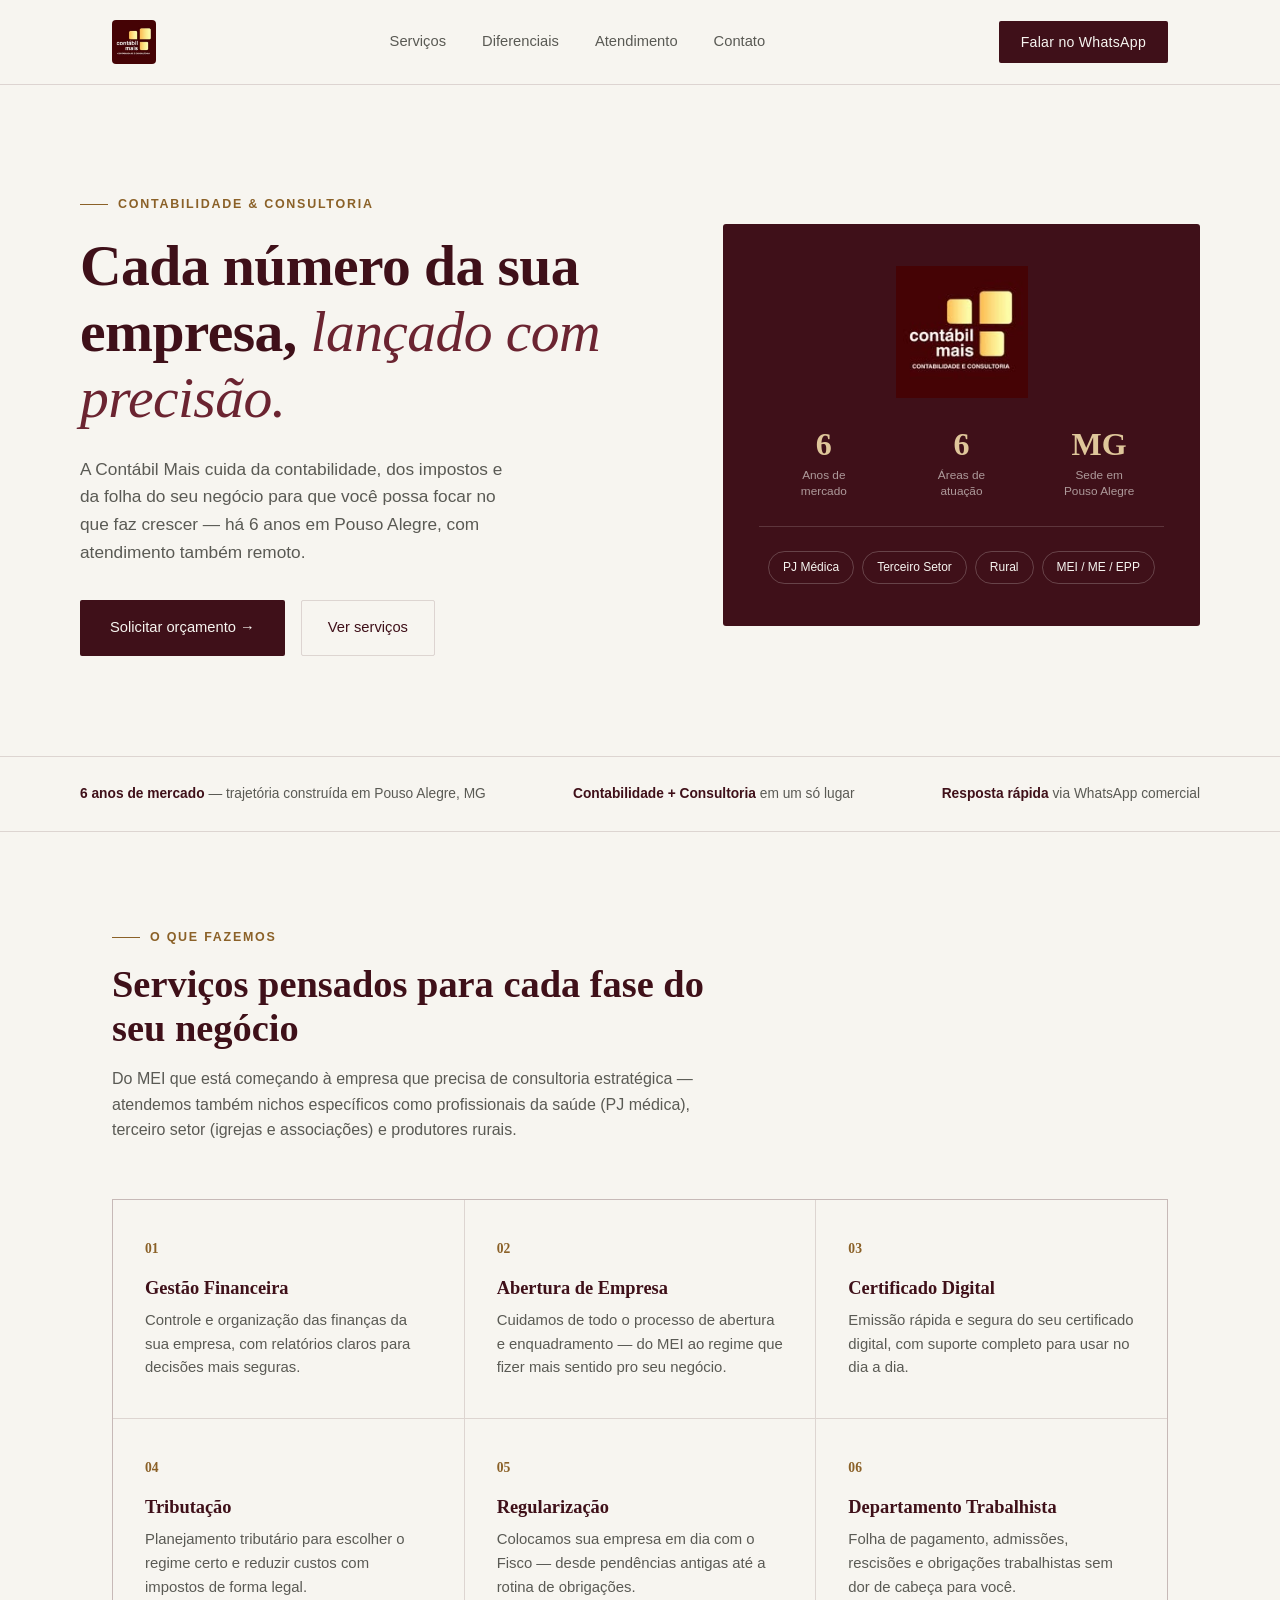
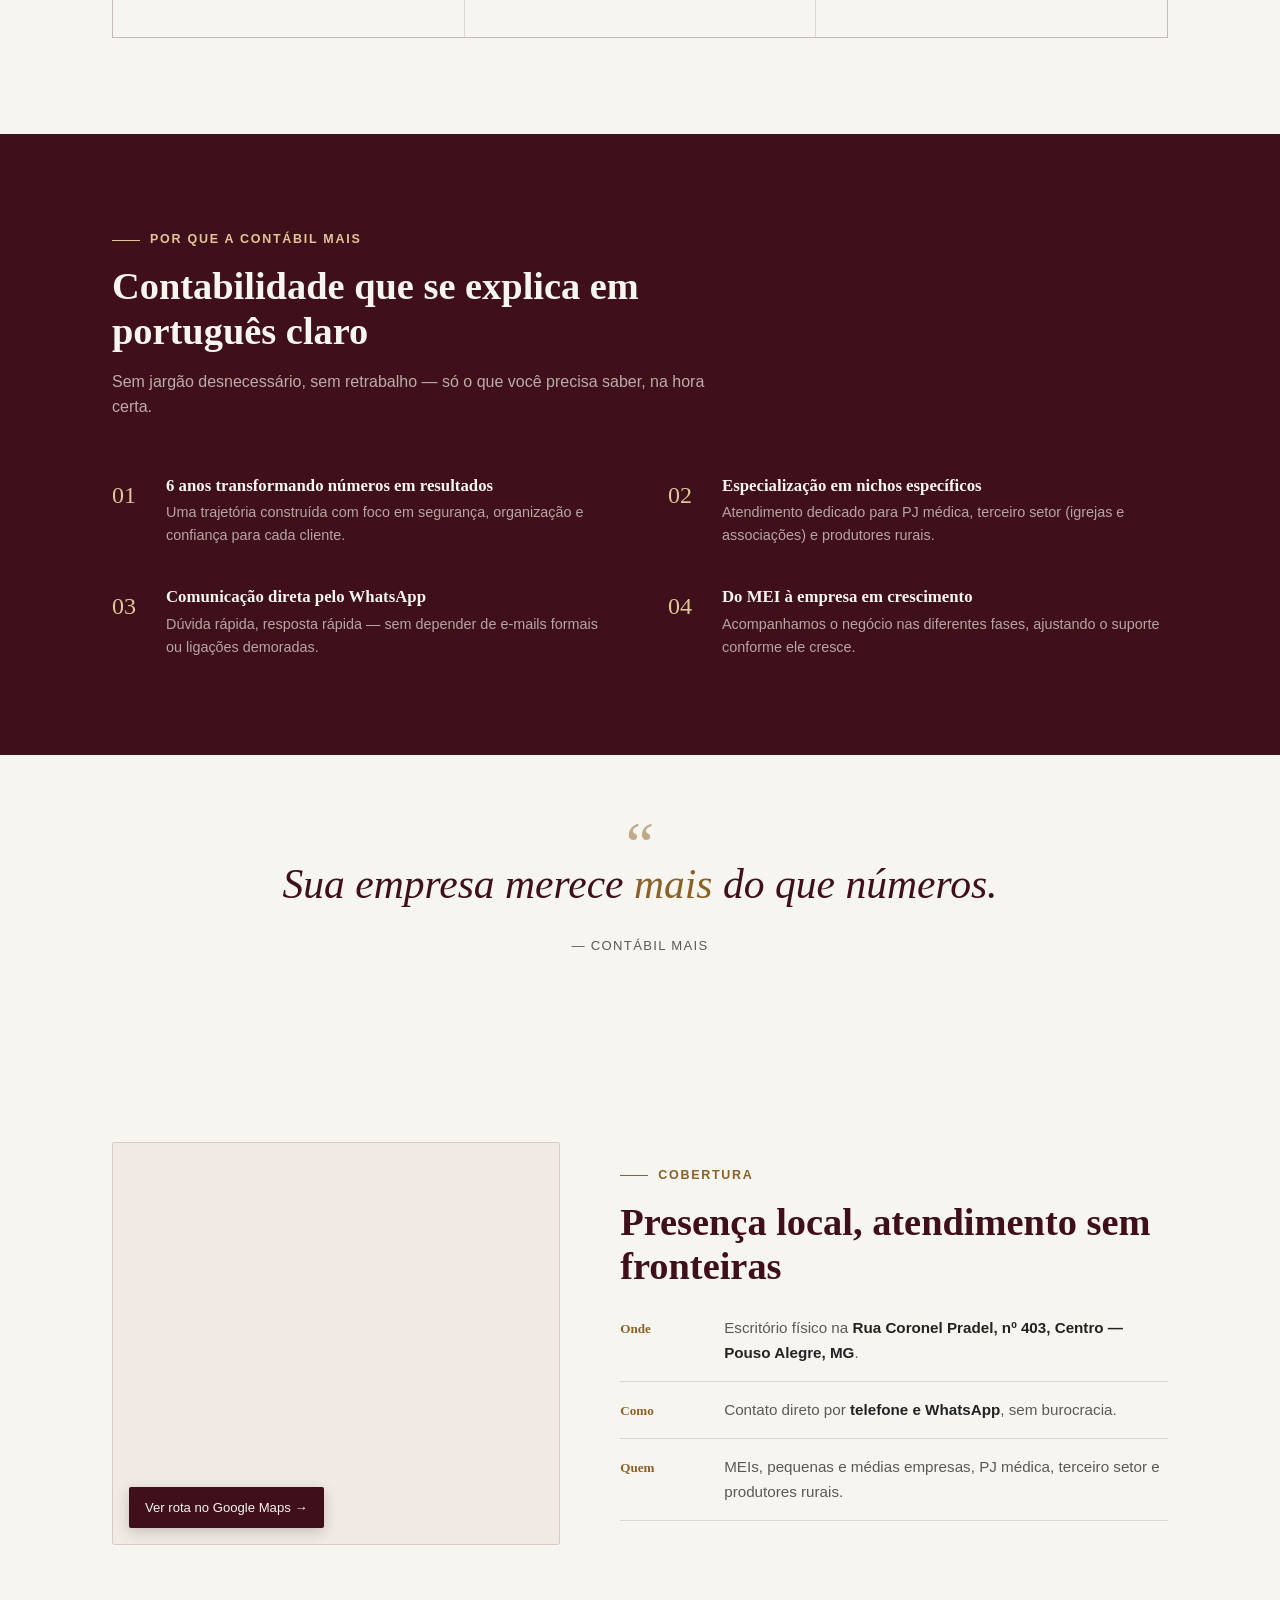
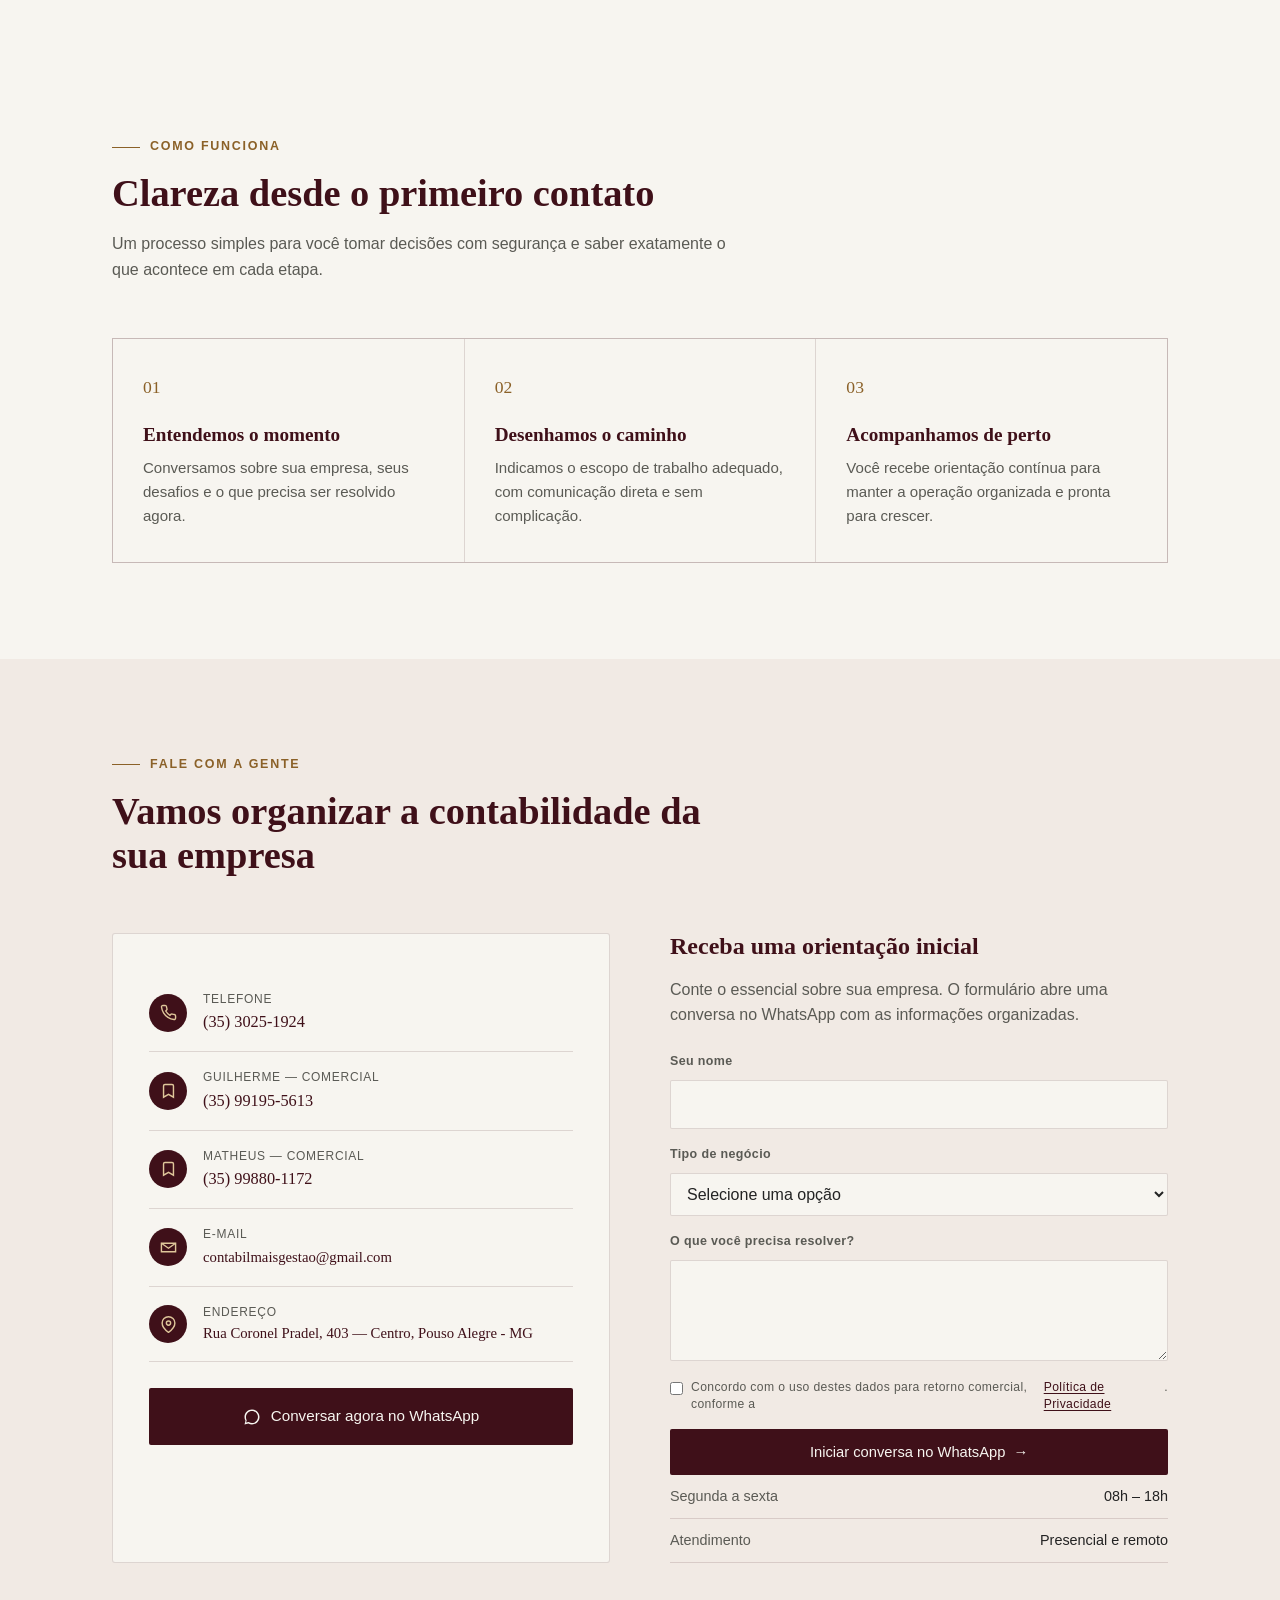
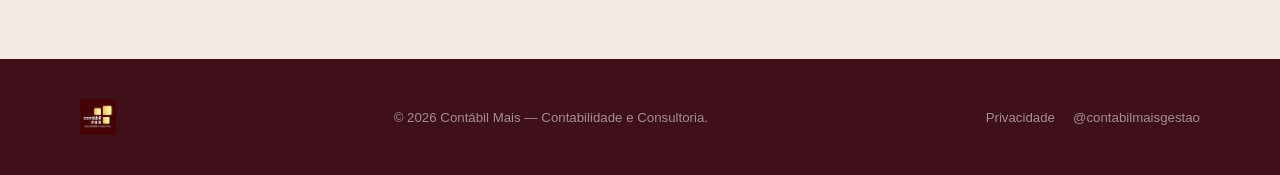
<file: index.html>
<!DOCTYPE html>
<html lang="pt-BR">
<head>
<meta charset="UTF-8">
<meta name="viewport" content="width=device-width, initial-scale=1.0">
<title>Contábil Mais | Contabilidade e Consultoria</title>
<meta name="description" content="Contabilidade e consultoria para empresas, profissionais da saúde, produtores rurais e terceiro setor em Pouso Alegre e todo o Brasil.">
<meta name="theme-color" content="#3F1019">
<meta http-equiv="Content-Security-Policy" content="default-src 'self'; base-uri 'self'; object-src 'none'; form-action 'self'; script-src 'self'; style-src 'self' https://fonts.googleapis.com; font-src 'self' https://fonts.gstatic.com; img-src 'self' data:; frame-src https://www.google.com; connect-src 'self'; upgrade-insecure-requests">
<meta property="og:type" content="website">
<meta property="og:title" content="Contábil Mais | Contabilidade e Consultoria">
<meta property="og:description" content="Contabilidade clara, estratégica e próxima para cada fase do seu negócio.">
<meta property="og:image" content="assets/logo.png">
<link rel="canonical" href="https://matheus-yano.github.io/contabil-mais/">
<link rel="icon" href="assets/logo.png" type="image/png">
<script type="application/ld+json">
{
  "@context": "https://schema.org",
  "@type": "AccountingService",
  "name": "Contábil Mais",
  "description": "Contabilidade e consultoria para empresas, profissionais da saúde, produtores rurais e terceiro setor.",
  "url": "https://matheus-yano.github.io/contabil-mais/",
  "telephone": "+55 35 3025-1924",
  "email": "contabilmaisgestao@gmail.com",
  "image": "https://matheus-yano.github.io/contabil-mais/assets/logo.png",
  "address": {
    "@type": "PostalAddress",
    "streetAddress": "Rua Coronel Pradel, 403",
    "addressLocality": "Pouso Alegre",
    "addressRegion": "MG",
    "addressCountry": "BR"
  },
  "areaServed": "BR"
}
</script>
<link rel="preconnect" href="https://fonts.googleapis.com">
<link rel="preconnect" href="https://fonts.gstatic.com" crossorigin>
<link href="https://fonts.googleapis.com/css2?family=Fraunces:opsz,wght@9..144,300;9..144,500;9..144,600;9..144,700&family=Inter:wght@400;500;600&display=swap" rel="stylesheet">
<link rel="stylesheet" href="style.css">
</head>
<body>

<a class="skip-link" href="#conteudo">Ir para o conteúdo principal</a>

<header>
  <nav class="nav" aria-label="Navegação principal">
    <a href="#topo" class="logo" aria-label="Contábil Mais - início"><img src="assets/logo.png" alt="Contábil Mais" class="logo-img"></a>
    <div class="nav-links" id="menu-principal">
      <a href="#servicos">Serviços</a>
      <a href="#diferenciais">Diferenciais</a>
      <a href="#atendimento">Atendimento</a>
      <a href="#contato">Contato</a>
    </div>
    <button class="menu-toggle" type="button" aria-label="Abrir menu" aria-controls="menu-principal" aria-expanded="false">
      <svg aria-hidden="true" width="26" height="26" viewBox="0 0 24 24" fill="none" stroke-width="2" stroke-linecap="round"><line x1="3" y1="6" x2="21" y2="6"/><line x1="3" y1="12" x2="21" y2="12"/><line x1="3" y1="18" x2="21" y2="18"/></svg>
    </button>
    <a href="https://wa.me/5535991955613" class="nav-cta" target="_blank" rel="noopener noreferrer" referrerpolicy="no-referrer">Falar no WhatsApp</a>
  </nav>
</header>

<main id="conteudo">
<section id="topo" class="hero">
  <div class="hero-inner">
    <div>
      <div class="eyebrow">Contabilidade &amp; Consultoria</div>
      <h1>Cada número da sua empresa, <em>lançado com precisão.</em></h1>
      <p class="lede">A Contábil Mais cuida da contabilidade, dos impostos e da folha do seu negócio para que você possa focar no que faz crescer — há 6 anos em Pouso Alegre, com atendimento também remoto.</p>
      <div class="hero-actions">
        <a href="https://wa.me/5535991955613" class="btn-primary" target="_blank" rel="noopener noreferrer" referrerpolicy="no-referrer">Solicitar orçamento →</a>
        <a href="#servicos" class="btn-secondary">Ver serviços</a>
      </div>
    </div>
    <div class="identity-card">
      <img src="assets/logo.png" alt="Contábil Mais — Contabilidade e Consultoria" class="identity-logo">
      <div class="identity-stats">
        <div class="identity-stat">
          <span class="stat-value">6</span>
          <span class="stat-label">Anos de<br>mercado</span>
        </div>
        <div class="identity-stat">
          <span class="stat-value">6</span>
          <span class="stat-label">Áreas de<br>atuação</span>
        </div>
        <div class="identity-stat">
          <span class="stat-value">MG</span>
          <span class="stat-label">Sede em<br>Pouso Alegre</span>
        </div>
      </div>
      <div class="identity-tags">
        <span>PJ Médica</span>
        <span>Terceiro Setor</span>
        <span>Rural</span>
        <span>MEI / ME / EPP</span>
      </div>
    </div>
  </div>
</section>

<div class="trust-strip">
  <div class="trust-inner">
    <span><strong>6 anos de mercado</strong> — trajetória construída em Pouso Alegre, MG</span>
    <span><strong>Contabilidade + Consultoria</strong> em um só lugar</span>
    <span><strong>Resposta rápida</strong> via WhatsApp comercial</span>
  </div>
</div>

<section id="servicos" aria-labelledby="servicos-titulo">
  <div class="wrap">
    <div class="section-head">
      <div class="eyebrow">O que fazemos</div>
      <h2 id="servicos-titulo">Serviços pensados para cada fase do seu negócio</h2>
      <p>Do MEI que está começando à empresa que precisa de consultoria estratégica — atendemos também nichos específicos como profissionais da saúde (PJ médica), terceiro setor (igrejas e associações) e produtores rurais.</p>
    </div>
    <div class="services-grid">
      <article class="service-card">
        <span class="service-num">01</span>
        <h3>Gestão Financeira</h3>
        <p>Controle e organização das finanças da sua empresa, com relatórios claros para decisões mais seguras.</p>
      </article>
      <article class="service-card">
        <span class="service-num">02</span>
        <h3>Abertura de Empresa</h3>
        <p>Cuidamos de todo o processo de abertura e enquadramento — do MEI ao regime que fizer mais sentido pro seu negócio.</p>
      </article>
      <article class="service-card">
        <span class="service-num">03</span>
        <h3>Certificado Digital</h3>
        <p>Emissão rápida e segura do seu certificado digital, com suporte completo para usar no dia a dia.</p>
      </article>
      <article class="service-card">
        <span class="service-num">04</span>
        <h3>Tributação</h3>
        <p>Planejamento tributário para escolher o regime certo e reduzir custos com impostos de forma legal.</p>
      </article>
      <article class="service-card">
        <span class="service-num">05</span>
        <h3>Regularização</h3>
        <p>Colocamos sua empresa em dia com o Fisco — desde pendências antigas até a rotina de obrigações.</p>
      </article>
      <article class="service-card">
        <span class="service-num">06</span>
        <h3>Departamento Trabalhista</h3>
        <p>Folha de pagamento, admissões, rescisões e obrigações trabalhistas sem dor de cabeça para você.</p>
      </article>
    </div>
  </div>
</section>

<section id="diferenciais" class="diff-section" aria-labelledby="diferenciais-titulo">
  <div class="wrap">
    <div class="section-head">
      <div class="eyebrow">Por que a Contábil Mais</div>
      <h2 id="diferenciais-titulo">Contabilidade que se explica em português claro</h2>
      <p>Sem jargão desnecessário, sem retrabalho — só o que você precisa saber, na hora certa.</p>
    </div>
    <div class="diff-grid">
      <div class="diff-item">
        <span class="diff-mark">01</span>
        <div>
          <h3>6 anos transformando números em resultados</h3>
          <p>Uma trajetória construída com foco em segurança, organização e confiança para cada cliente.</p>
        </div>
      </div>
      <div class="diff-item">
        <span class="diff-mark">02</span>
        <div>
          <h3>Especialização em nichos específicos</h3>
          <p>Atendimento dedicado para PJ médica, terceiro setor (igrejas e associações) e produtores rurais.</p>
        </div>
      </div>
      <div class="diff-item">
        <span class="diff-mark">03</span>
        <div>
          <h3>Comunicação direta pelo WhatsApp</h3>
          <p>Dúvida rápida, resposta rápida — sem depender de e-mails formais ou ligações demoradas.</p>
        </div>
      </div>
      <div class="diff-item">
        <span class="diff-mark">04</span>
        <div>
          <h3>Do MEI à empresa em crescimento</h3>
          <p>Acompanhamos o negócio nas diferentes fases, ajustando o suporte conforme ele cresce.</p>
        </div>
      </div>
    </div>
  </div>
</section>

<section class="quote-banner" aria-label="Manifesto da Contábil Mais">
  <span class="quote-mark">&ldquo;</span>
  <blockquote>Sua empresa merece <em>mais</em> do que números.</blockquote>
  <div class="quote-source">— Contábil Mais</div>
</section>

<section id="atendimento" aria-labelledby="atendimento-titulo">
  <div class="wrap coverage">
    <div class="coverage-visual">
      <iframe
        src="https://www.google.com/maps?q=Rua+Coronel+Pradel,+403,+Centro,+Pouso+Alegre+-+MG&output=embed"
        loading="lazy"
        referrerpolicy="no-referrer"
        title="Localização da Contábil Mais — Rua Coronel Pradel, 403, Centro, Pouso Alegre - MG">
      </iframe>
      <a class="map-cta" href="https://www.google.com/maps/search/?api=1&query=Rua+Coronel+Pradel+403+Centro+Pouso+Alegre+MG" target="_blank" rel="noopener noreferrer" referrerpolicy="no-referrer">Ver rota no Google Maps →</a>
    </div>
    <div>
      <div class="section-head section-head-tight">
        <div class="eyebrow">Cobertura</div>
        <h2 id="atendimento-titulo">Presença local, atendimento sem fronteiras</h2>
      </div>
      <ul class="coverage-list">
        <li><span class="tag">Onde</span><span class="desc">Escritório físico na <strong>Rua Coronel Pradel, nº 403, Centro — Pouso Alegre, MG</strong>.</span></li>
        <li><span class="tag">Como</span><span class="desc">Contato direto por <strong>telefone e WhatsApp</strong>, sem burocracia.</span></li>
        <li><span class="tag">Quem</span><span class="desc">MEIs, pequenas e médias empresas, PJ médica, terceiro setor e produtores rurais.</span></li>
      </ul>
    </div>
  </div>
</section>

<section id="processo" class="process-section" aria-labelledby="processo-titulo">
  <div class="wrap">
    <div class="section-head">
      <div class="eyebrow">Como funciona</div>
      <h2 id="processo-titulo">Clareza desde o primeiro contato</h2>
      <p>Um processo simples para você tomar decisões com segurança e saber exatamente o que acontece em cada etapa.</p>
    </div>
    <ol class="process-grid">
      <li><span class="process-num">01</span><h3>Entendemos o momento</h3><p>Conversamos sobre sua empresa, seus desafios e o que precisa ser resolvido agora.</p></li>
      <li><span class="process-num">02</span><h3>Desenhamos o caminho</h3><p>Indicamos o escopo de trabalho adequado, com comunicação direta e sem complicação.</p></li>
      <li><span class="process-num">03</span><h3>Acompanhamos de perto</h3><p>Você recebe orientação contínua para manter a operação organizada e pronta para crescer.</p></li>
    </ol>
  </div>
</section>

<section id="contato" class="contact-section" aria-labelledby="contato-titulo">
  <div class="wrap">
    <div class="section-head">
      <div class="eyebrow">Fale com a gente</div>
      <h2 id="contato-titulo">Vamos organizar a contabilidade da sua empresa</h2>
    </div>
    <div class="contact-grid">
      <div class="contact-card">
        <div class="contact-row">
          <div class="contact-icon">
            <svg width="17" height="17" viewBox="0 0 24 24" fill="none" stroke="currentColor" stroke-width="2"><path d="M22 16.92v3a2 2 0 0 1-2.18 2 19.79 19.79 0 0 1-8.63-3.07 19.5 19.5 0 0 1-6-6 19.79 19.79 0 0 1-3.07-8.67A2 2 0 0 1 4.11 2h3a2 2 0 0 1 2 1.72c.127.96.361 1.903.7 2.81a2 2 0 0 1-.45 2.11L8.09 9.91a16 16 0 0 0 6 6l1.27-1.27a2 2 0 0 1 2.11-.45c.907.339 1.85.573 2.81.7A2 2 0 0 1 22 16.92z"/></svg>
          </div>
          <div>
            <div class="ct-label">Telefone</div>
            <a class="ct-value" href="tel:+553530251924">(35) 3025-1924</a>
          </div>
        </div>
        <div class="contact-row">
          <div class="contact-icon">
            <svg width="17" height="17" viewBox="0 0 24 24" fill="none" stroke="currentColor" stroke-width="2"><path d="M17 2H7a2 2 0 0 0-2 2v16l7-4 7 4V4a2 2 0 0 0-2-2z"/></svg>
          </div>
          <div>
            <div class="ct-label">Guilherme — Comercial</div>
            <a class="ct-value" href="tel:+5535991955613">(35) 99195-5613</a>
          </div>
        </div>
        <div class="contact-row">
          <div class="contact-icon">
            <svg width="17" height="17" viewBox="0 0 24 24" fill="none" stroke="currentColor" stroke-width="2"><path d="M17 2H7a2 2 0 0 0-2 2v16l7-4 7 4V4a2 2 0 0 0-2-2z"/></svg>
          </div>
          <div>
            <div class="ct-label">Matheus — Comercial</div>
            <a class="ct-value" href="tel:+5535998801172">(35) 99880-1172</a>
          </div>
        </div>
        <div class="contact-row">
          <div class="contact-icon">
            <svg aria-hidden="true" width="17" height="17" viewBox="0 0 24 24" fill="none" stroke="currentColor" stroke-width="2"><path d="M22 6l-10 7L2 6"/><path d="M2 6h20v12H2z"/></svg>
          </div>
          <div>
            <div class="ct-label">E-mail</div>
            <a class="ct-value ct-value-small" href="mailto:contabilmaisgestao@gmail.com">contabilmaisgestao@gmail.com</a>
          </div>
        </div>
        <div class="contact-row">
          <div class="contact-icon">
            <svg width="17" height="17" viewBox="0 0 24 24" fill="none" stroke="currentColor" stroke-width="2"><path d="M21 10c0 7-9 13-9 13s-9-6-9-13a9 9 0 0 1 18 0z"/><circle cx="12" cy="10" r="3"/></svg>
          </div>
          <div>
            <div class="ct-label">Endereço</div>
            <div class="ct-value ct-value-small">Rua Coronel Pradel, 403 — Centro, Pouso Alegre - MG</div>
          </div>
        </div>
        <a href="https://wa.me/5535991955613" class="whatsapp-cta" target="_blank" rel="noopener noreferrer" referrerpolicy="no-referrer">
          <svg width="18" height="18" viewBox="0 0 24 24" fill="currentColor"><path d="M12.04 2c-5.46 0-9.91 4.45-9.91 9.91 0 1.75.46 3.45 1.32 4.95L2 22l5.25-1.38c1.45.79 3.08 1.21 4.79 1.21 5.46 0 9.91-4.45 9.91-9.91S17.5 2 12.04 2z" opacity="0"/><path d="M12 2C6.48 2 2 6.48 2 12c0 1.85.5 3.58 1.36 5.07L2 22l5.07-1.33A9.94 9.94 0 0 0 12 22c5.52 0 10-4.48 10-10S17.52 2 12 2zm0 18c-1.6 0-3.09-.44-4.36-1.2l-.31-.19-3.24.85.87-3.16-.2-.32A7.94 7.94 0 0 1 4 12c0-4.41 3.59-8 8-8s8 3.59 8 8-3.59 8-8 8z"/></svg>
          Conversar agora no WhatsApp
        </a>
      </div>
      <div class="contact-note">
        <h3>Receba uma orientação inicial</h3>
        <p>Conte o essencial sobre sua empresa. O formulário abre uma conversa no WhatsApp com as informações organizadas.</p>
        <form class="lead-form" id="lead-form">
          <label for="lead-name">Seu nome</label>
          <input id="lead-name" name="name" type="text" autocomplete="name" maxlength="100" required>
          <label for="lead-business">Tipo de negócio</label>
          <select id="lead-business" name="business" required>
            <option value="">Selecione uma opção</option>
            <option>MEI ou pequena empresa</option>
            <option>PJ médica</option>
            <option>Produtor rural</option>
            <option>Terceiro setor</option>
            <option>Empresa em crescimento</option>
          </select>
          <label for="lead-message">O que você precisa resolver?</label>
          <textarea id="lead-message" name="message" rows="3" maxlength="1000" required></textarea>
          <label class="consent-label"><input type="checkbox" name="consent" required> Concordo com o uso destes dados para retorno comercial, conforme a <a href="privacidade.html">Política de Privacidade</a>.</label>
          <button class="btn-primary form-submit" type="submit">Iniciar conversa no WhatsApp <span aria-hidden="true">→</span></button>
        </form>
        <ul class="hours-list">
          <li><span class="day">Segunda a sexta</span><span class="time">08h – 18h</span></li>
          <li><span class="day">Atendimento</span><span class="time">Presencial e remoto</span></li>
        </ul>
      </div>
    </div>
  </div>
</section>
</main>

<footer>
  <div class="footer-inner">
    <div class="logo"><img src="assets/logo.png" alt="Contábil Mais" class="logo-img footer-logo-img"></div>
    <div>© 2026 Contábil Mais — Contabilidade e Consultoria.</div>
    <div class="footer-links">
      <a href="privacidade.html">Privacidade</a>
      <a href="https://www.instagram.com/contabilmaisgestao/" target="_blank" rel="noopener noreferrer" referrerpolicy="no-referrer">@contabilmaisgestao</a>
    </div>
  </div>
</footer>

<script src="script.js"></script>
</body>
</html>
</file>
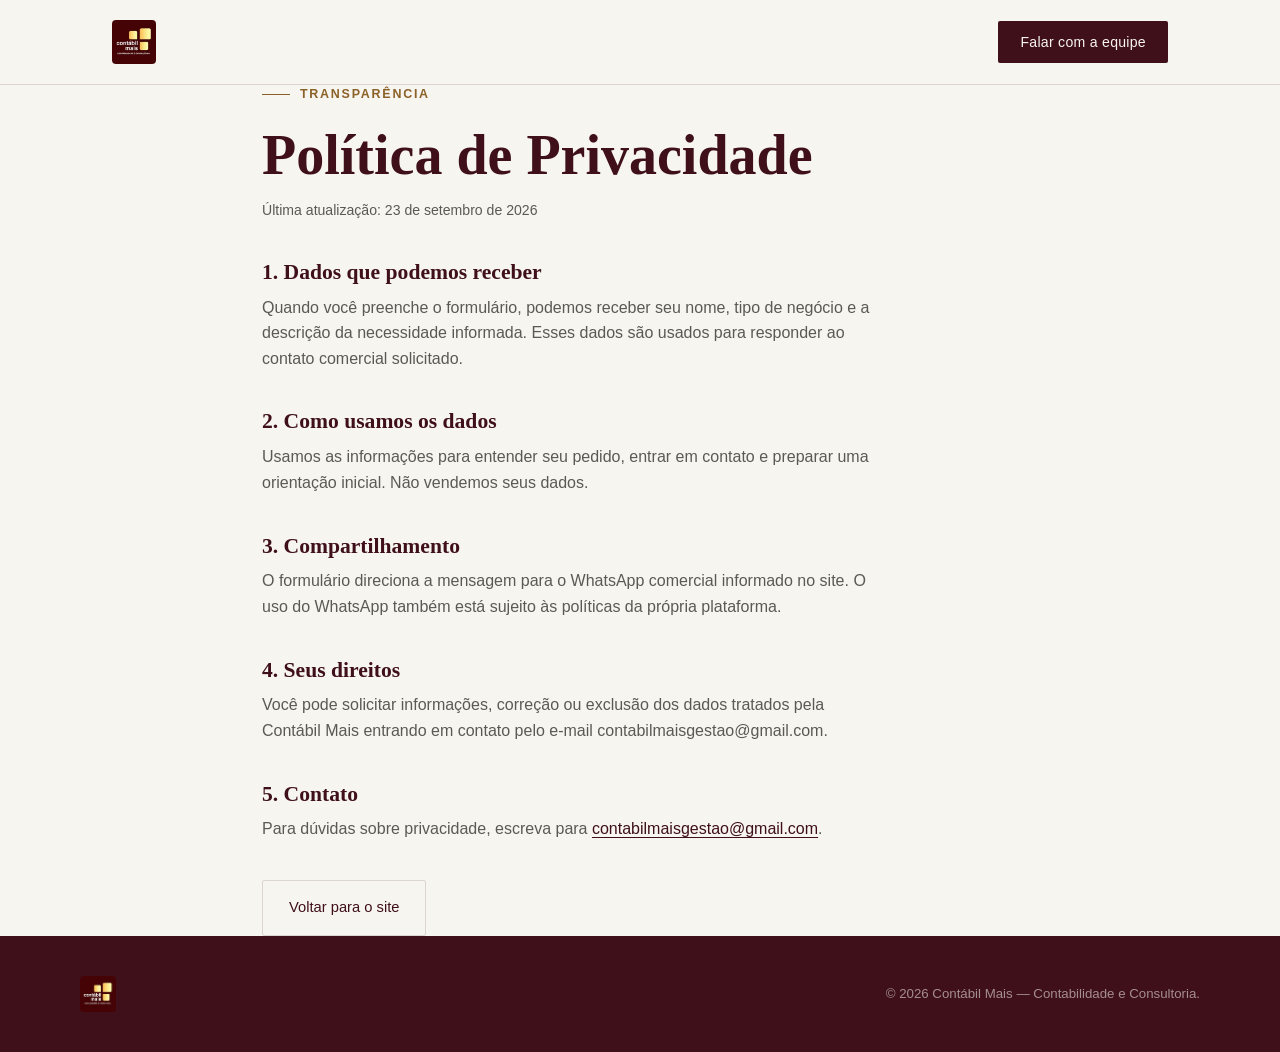
<file: privacidade.html>
<!DOCTYPE html>
<html lang="pt-BR">
<head>
<meta charset="UTF-8">
<meta name="viewport" content="width=device-width, initial-scale=1.0">
<title>Política de Privacidade | Contábil Mais</title>
<meta name="description" content="Política de privacidade da Contábil Mais.">
<meta http-equiv="Content-Security-Policy" content="default-src 'self'; base-uri 'self'; object-src 'none'; form-action 'self'; script-src 'self'; style-src 'self' https://fonts.googleapis.com; font-src 'self' https://fonts.gstatic.com; img-src 'self' data:; frame-src https://www.google.com; connect-src 'self'; upgrade-insecure-requests">
<link rel="stylesheet" href="style.css">
</head>
<body>
<a class="skip-link" href="#conteudo">Ir para o conteúdo principal</a>
<header>
  <nav class="nav" aria-label="Navegação principal">
    <a href="index.html#topo" class="logo" aria-label="Contábil Mais - início"><img src="assets/logo.png" alt="Contábil Mais" class="logo-img"></a>
    <a href="index.html#contato" class="nav-cta">Falar com a equipe</a>
  </nav>
</header>
<main id="conteudo" class="legal-page">
  <div class="wrap">
    <div class="eyebrow">Transparência</div>
    <h1>Política de Privacidade</h1>
    <p class="legal-updated">Última atualização: 23 de setembro de 2026</p>
    <h2>1. Dados que podemos receber</h2>
    <p>Quando você preenche o formulário, podemos receber seu nome, tipo de negócio e a descrição da necessidade informada. Esses dados são usados para responder ao contato comercial solicitado.</p>
    <h2>2. Como usamos os dados</h2>
    <p>Usamos as informações para entender seu pedido, entrar em contato e preparar uma orientação inicial. Não vendemos seus dados.</p>
    <h2>3. Compartilhamento</h2>
    <p>O formulário direciona a mensagem para o WhatsApp comercial informado no site. O uso do WhatsApp também está sujeito às políticas da própria plataforma.</p>
    <h2>4. Seus direitos</h2>
    <p>Você pode solicitar informações, correção ou exclusão dos dados tratados pela Contábil Mais entrando em contato pelo e-mail contabilmaisgestao@gmail.com.</p>
    <h2>5. Contato</h2>
    <p>Para dúvidas sobre privacidade, escreva para <a href="mailto:contabilmaisgestao@gmail.com">contabilmaisgestao@gmail.com</a>.</p>
    <a class="btn-secondary legal-back" href="index.html">Voltar para o site</a>
  </div>
</main>
<footer>
  <div class="footer-inner">
    <div class="logo"><img src="assets/logo.png" alt="Contábil Mais" class="logo-img footer-logo-img"></div>
    <div>© 2026 Contábil Mais — Contabilidade e Consultoria.</div>
  </div>
</footer>
</body>
</html>
</file>
<file: style.css>
:root {
  --green: #6B2431;
  --green-dark: #3F1019;
  --gold: #8B6128;
  --gold-light: #DFC69A;
  --paper: #F7F5F0;
  --paper-warm: #F1EAE4;
  --ink: #232323;
  --ink-soft: #5A5A54;
  --line: rgba(63, 16, 25, 0.14);
}

* { margin: 0; padding: 0; box-sizing: border-box; }

html { scroll-behavior: smooth; }

body {
  font-family: 'Inter', sans-serif;
  background: var(--paper);
  color: var(--ink);
  line-height: 1.6;
  -webkit-font-smoothing: antialiased;
}

h1, h2, h3 {
  font-family: 'Fraunces', serif;
  color: var(--green-dark);
  line-height: 1.15;
}

a { color: inherit; text-decoration: none; }

.skip-link {
  position: fixed;
  top: 12px;
  left: 12px;
  z-index: 100;
  padding: 10px 14px;
  background: var(--green-dark);
  color: var(--paper);
  transform: translateY(-140%);
  transition: transform .2s ease;
}
.skip-link:focus { transform: translateY(0); }

.wrap {
  max-width: 1120px;
  margin: 0 auto;
  padding: 0 32px;
}

/* ===== HEADER ===== */
header {
  position: sticky;
  top: 0;
  z-index: 50;
  background: rgba(247, 245, 240, 0.92);
  backdrop-filter: blur(8px);
  border-bottom: 1px solid var(--line);
}

.nav {
  display: flex;
  align-items: center;
  justify-content: space-between;
  padding: 20px 32px;
  max-width: 1120px;
  margin: 0 auto;
  position: relative;
}

.logo {
  display: flex;
  align-items: center;
}
.logo-img {
  height: 44px;
  width: auto;
  display: block;
  border-radius: 4px;
}
.footer-logo-img { height: 36px; }

.nav-links { display: flex; gap: 36px; font-size: 0.92rem; font-weight: 500; }
.nav-links a { position: relative; color: var(--ink-soft); transition: color .2s; }
.nav-links a:hover { color: var(--green-dark); }
.nav-links a:focus-visible { color: var(--green-dark); }
.nav-links a::after {
  content: ''; position: absolute; left: 0; bottom: -6px; width: 0; height: 1px;
  background: var(--gold); transition: width .25s ease;
}
.nav-links a:hover::after { width: 100%; }

.nav-cta {
  background: var(--green-dark);
  color: var(--paper) !important;
  padding: 10px 22px;
  border-radius: 2px;
  font-size: 0.88rem;
  font-weight: 500;
  letter-spacing: 0.02em;
  transition: background .2s;
}
.nav-cta:hover { background: var(--green); }

.menu-toggle { display: none; background: none; border: none; cursor: pointer; padding: 4px; }
.menu-toggle svg { stroke: var(--green-dark); }

/* ===== HERO ===== */
.hero {
  position: relative;
  padding: 110px 32px 100px;
  overflow: hidden;
}
.hero-inner {
  max-width: 1120px;
  margin: 0 auto;
  display: grid;
  grid-template-columns: 1.1fr 0.9fr;
  gap: 60px;
  align-items: center;
}
.eyebrow {
  font-size: 0.78rem;
  letter-spacing: 0.14em;
  text-transform: uppercase;
  color: var(--gold);
  font-weight: 600;
  margin-bottom: 18px;
  display: flex;
  align-items: center;
  gap: 10px;
}
.eyebrow::before { content: ''; width: 28px; height: 1px; background: var(--gold); }

.hero h1 {
  font-size: clamp(2.4rem, 4.6vw, 3.6rem);
  font-weight: 600;
  letter-spacing: -0.01em;
  margin-bottom: 24px;
}
.hero h1 em { font-style: italic; color: var(--green); font-weight: 500; }

.hero p.lede {
  font-size: 1.08rem;
  color: var(--ink-soft);
  max-width: 46ch;
  margin-bottom: 34px;
}

.hero-actions { display: flex; gap: 16px; flex-wrap: wrap; }

.btn-primary {
  background: var(--green-dark);
  color: var(--paper);
  padding: 15px 30px;
  font-size: 0.92rem;
  font-weight: 500;
  border-radius: 2px;
  display: inline-flex;
  align-items: center;
  gap: 8px;
  transition: transform .2s ease, background .2s;
}
.btn-primary:hover { background: var(--green); transform: translateY(-1px); }

.btn-secondary {
  border: 1px solid var(--line);
  padding: 15px 26px;
  font-size: 0.92rem;
  font-weight: 500;
  color: var(--green-dark);
  border-radius: 2px;
  transition: border-color .2s, background .2s;
}
.btn-secondary:hover { border-color: var(--green); background: rgba(27,67,50,0.05); }

/* Identity card — logo + direct company facts */
.identity-card {
  background: var(--green-dark);
  border-radius: 3px;
  padding: 42px 36px;
  text-align: center;
}
.identity-logo {
  width: 132px;
  height: auto;
  margin: 0 auto 30px;
  display: block;
}
.identity-stats {
  display: grid;
  grid-template-columns: repeat(3, 1fr);
  gap: 8px;
  padding-bottom: 26px;
  border-bottom: 1px solid rgba(247,245,240,0.16);
}
.identity-stat { display: flex; flex-direction: column; align-items: center; }
.identity-stat .stat-value {
  font-family: 'Fraunces', serif;
  font-weight: 600;
  font-size: 2rem;
  color: var(--gold-light);
  line-height: 1;
}
.identity-stat .stat-label {
  margin-top: 8px;
  font-size: 0.74rem;
  color: rgba(247,245,240,0.6);
  line-height: 1.35;
}
.identity-tags {
  margin-top: 24px;
  display: flex;
  flex-wrap: wrap;
  justify-content: center;
  gap: 8px;
}
.identity-tags span {
  font-size: 0.75rem;
  font-weight: 500;
  color: var(--paper);
  border: 1px solid rgba(247,245,240,0.22);
  border-radius: 20px;
  padding: 6px 14px;
}

/* ===== TRUST STRIP ===== */
.trust-strip {
  border-top: 1px solid var(--line);
  border-bottom: 1px solid var(--line);
  padding: 26px 32px;
}
.trust-inner {
  max-width: 1120px; margin: 0 auto;
  display: flex; flex-wrap: wrap; justify-content: space-between; gap: 20px;
  font-size: 0.86rem; color: var(--ink-soft);
}
.trust-inner strong { color: var(--green-dark); font-weight: 600; }

/* ===== SECTION SHARED ===== */
section { padding: 96px 32px; }
.section-head { max-width: 620px; margin-bottom: 56px; }
.section-head-tight { margin-bottom: 20px; }
.section-head .eyebrow { margin-bottom: 14px; }
.section-head h2 { font-size: clamp(1.8rem, 3vw, 2.4rem); font-weight: 600; }
.section-head p { color: var(--ink-soft); margin-top: 16px; font-size: 1rem; }

/* ===== SERVICES ===== */
.services-grid {
  display: grid;
  grid-template-columns: repeat(3, 1fr);
  gap: 1px;
  background: var(--line);
  border: 1px solid var(--line);
}
.service-card {
  background: var(--paper);
  padding: 38px 32px;
  transition: background .25s;
}
.service-card:hover { background: var(--paper-warm); }
.service-num {
  font-family: 'Fraunces', serif;
  color: var(--gold);
  font-size: 0.85rem;
  font-weight: 600;
  margin-bottom: 18px;
  display: block;
}
.service-card h3 { font-size: 1.15rem; font-weight: 600; margin-bottom: 10px; }
.service-card p { color: var(--ink-soft); font-size: 0.93rem; }

/* ===== DIFFERENTIALS ===== */
.diff-section { background: var(--green-dark); color: var(--paper); }
.diff-section .eyebrow { color: var(--gold-light); }
.diff-section .eyebrow::before { background: var(--gold-light); }
.diff-section h2 { color: var(--paper); }
.diff-section .section-head p { color: rgba(247,245,240,0.68); }

/* ===== QUOTE BANNER (brand slogan) ===== */
.quote-banner {
  padding: 90px 32px;
  text-align: center;
  position: relative;
}
.quote-banner .quote-mark {
  font-family: 'Fraunces', serif;
  font-size: 4rem;
  color: var(--gold);
  opacity: 0.5;
  line-height: 0;
  display: block;
  margin-bottom: 12px;
}
.quote-banner blockquote {
  font-family: 'Fraunces', serif;
  font-weight: 500;
  font-style: italic;
  font-size: clamp(1.6rem, 3.6vw, 2.6rem);
  color: var(--green-dark);
  max-width: 780px;
  margin: 0 auto;
  line-height: 1.3;
}
.quote-banner blockquote em { color: var(--gold); font-style: italic; }
.quote-banner .quote-source {
  margin-top: 24px;
  font-family: 'Inter', sans-serif;
  font-style: normal;
  font-size: 0.82rem;
  letter-spacing: 0.1em;
  text-transform: uppercase;
  color: var(--ink-soft);
}

.diff-grid {
  display: grid;
  grid-template-columns: repeat(2, 1fr);
  gap: 40px 56px;
}
.diff-item { display: flex; gap: 18px; }
.diff-mark {
  font-family: 'Fraunces', serif;
  font-size: 1.5rem;
  color: var(--gold-light);
  flex-shrink: 0;
  width: 36px;
}
.diff-item h3 { color: var(--paper); font-size: 1.05rem; font-weight: 600; margin-bottom: 6px; }
.diff-item p { color: rgba(247,245,240,0.65); font-size: 0.9rem; }

/* ===== COVERAGE / ATENDIMENTO ===== */
.coverage {
  display: grid;
  grid-template-columns: 0.9fr 1.1fr;
  gap: 60px;
  align-items: center;
}
.coverage-visual {
  position: relative;
  aspect-ratio: 1 / 0.9;
  border: 1px solid var(--line);
  border-radius: 3px;
  background: var(--paper-warm);
  overflow: hidden;
}
.coverage-visual iframe {
  width: 100%;
  height: 100%;
  border: 0;
  filter: sepia(10%) saturate(85%) hue-rotate(-6deg);
}
.coverage-visual .map-cta {
  position: absolute;
  left: 16px; bottom: 16px;
  background: var(--green-dark);
  color: var(--paper);
  font-size: 0.82rem;
  font-weight: 500;
  padding: 10px 16px;
  border-radius: 2px;
  box-shadow: 0 4px 14px rgba(0,0,0,0.18);
  z-index: 2;
}

.coverage-list { list-style: none; margin-top: 28px; }
.coverage-list li {
  display: flex; align-items: baseline; gap: 14px;
  padding: 16px 0;
  border-bottom: 1px solid var(--line);
  font-size: 0.95rem;
}
.coverage-list li:first-child { padding-top: 0; }
.coverage-list .tag {
  font-family: 'Fraunces', serif;
  font-weight: 600;
  color: var(--gold);
  font-size: 0.82rem;
  width: 90px;
  flex-shrink: 0;
}
.coverage-list .desc { color: var(--ink-soft); }
.coverage-list strong { color: var(--ink); font-weight: 600; }

/* ===== CONTACT ===== */
.contact-section { background: var(--paper-warm); }
.contact-grid {
  display: grid;
  grid-template-columns: 1fr 1fr;
  gap: 60px;
}
.contact-card {
  background: var(--paper);
  border: 1px solid var(--line);
  border-radius: 3px;
  padding: 40px 36px;
}
.contact-row { display: flex; align-items: center; gap: 16px; padding: 16px 0; border-bottom: 1px solid var(--line); }
.contact-row:last-child { border-bottom: none; }
.contact-icon {
  width: 38px; height: 38px; border-radius: 50%;
  background: var(--green-dark); color: var(--gold-light);
  display: flex; align-items: center; justify-content: center;
  flex-shrink: 0;
}
.contact-row .ct-label { font-size: 0.75rem; text-transform: uppercase; letter-spacing: 0.06em; color: var(--ink-soft); }
.contact-row .ct-value { font-family: 'Fraunces', serif; font-weight: 500; font-size: 1.02rem; color: var(--green-dark); }
.contact-row a.ct-value:hover { color: var(--green); text-decoration: underline; text-underline-offset: 3px; }
.ct-value-small { font-size: 0.92rem !important; overflow-wrap: anywhere; }

.whatsapp-cta {
  margin-top: 26px;
  display: flex; align-items: center; justify-content: center; gap: 10px;
  background: var(--green-dark); color: var(--paper);
  padding: 16px; border-radius: 2px; font-weight: 500; font-size: 0.95rem;
  transition: background .2s;
}
.whatsapp-cta:hover { background: var(--green); }

.contact-note h3 { font-size: 1.5rem; margin-bottom: 16px; }
.contact-note p { color: var(--ink-soft); margin-bottom: 24px; }
.hours-list { list-style: none; }
.hours-list li { display: flex; justify-content: space-between; padding: 10px 0; border-bottom: 1px solid var(--line); font-size: 0.9rem; }
.hours-list .day { color: var(--ink-soft); }
.hours-list .time { font-weight: 500; color: var(--ink); }

/* ===== FOOTER ===== */
footer {
  background: var(--green-dark);
  color: rgba(247,245,240,0.55);
  padding: 40px 32px;
  font-size: 0.83rem;
}
.footer-inner {
  max-width: 1120px; margin: 0 auto;
  display: flex; justify-content: space-between; align-items: center; flex-wrap: wrap; gap: 16px;
}
.footer-inner .logo { color: var(--paper); font-size: 1.1rem; }
footer a:hover { color: var(--gold-light); }
.footer-links { display: flex; gap: 18px; flex-wrap: wrap; }

/* ===== PROCESS ===== */
.process-section { background: var(--paper); }
.process-grid {
  display: grid;
  grid-template-columns: repeat(3, 1fr);
  gap: 1px;
  background: var(--line);
  border: 1px solid var(--line);
  list-style: none;
}
.process-grid li { background: var(--paper); padding: 34px 30px; }
.process-num { display: block; margin-bottom: 22px; color: var(--gold); font-family: 'Fraunces', serif; font-size: 1.1rem; }
.process-grid h3 { font-size: 1.2rem; margin-bottom: 10px; }
.process-grid p { color: var(--ink-soft); font-size: .94rem; }

/* ===== LEAD FORM ===== */
.lead-form { display: grid; gap: 8px; }
.lead-form label { color: var(--ink-soft); font-size: .78rem; font-weight: 600; letter-spacing: .03em; }
.lead-form input, .lead-form select, .lead-form textarea {
  width: 100%;
  border: 1px solid var(--line);
  border-radius: 2px;
  background: var(--paper);
  color: var(--ink);
  font: inherit;
  padding: 11px 12px;
  margin-bottom: 8px;
}
.lead-form textarea { resize: vertical; min-height: 84px; }
.lead-form input:focus, .lead-form select:focus, .lead-form textarea:focus { border-color: var(--green); outline: 2px solid rgba(107,36,49,.16); outline-offset: 1px; }
.consent-label { display: flex; align-items: flex-start; gap: 8px; margin: 2px 0 8px; font-size: .76rem !important; font-weight: 400 !important; line-height: 1.4; }
.consent-label input { width: auto; margin: 3px 0 0; flex: 0 0 auto; }
.consent-label a { color: var(--green-dark); text-decoration: underline; text-underline-offset: 2px; }
.form-submit { border: 0; cursor: pointer; justify-content: center; width: 100%; }

/* ===== LEGAL PAGE ===== */
.legal-page { min-height: calc(100vh - 150px); }
.legal-page .wrap { max-width: 820px; }
.legal-page h1 { font-size: clamp(2.2rem, 5vw, 3.5rem); margin-bottom: 12px; }
.legal-page h2 { font-size: 1.35rem; margin: 38px 0 10px; }
.legal-page p { max-width: 70ch; color: var(--ink-soft); }
.legal-updated { font-size: .88rem; }
.legal-page a:not(.btn-secondary) { color: var(--green-dark); text-decoration: underline; text-underline-offset: 3px; }
.legal-back { display: inline-flex; margin-top: 38px; }

/* ===== MOBILE MENU (dropdown panel controlled by script.js) ===== */
.nav-links.is-open {
  display: flex;
  position: absolute;
  top: calc(100% + 1px);
  left: 0;
  right: 0;
  flex-direction: column;
  gap: 0;
  background: var(--paper);
  border-bottom: 1px solid var(--line);
  padding: 8px 32px 16px;
}
.nav-links.is-open a {
  padding: 12px 0;
  border-bottom: 1px solid var(--line);
}
.nav-links.is-open a:last-child { border-bottom: none; }

/* ===== RESPONSIVE ===== */
@media (max-width: 860px) {
  .nav-links { display: none; }
  .menu-toggle { display: block; }
  .hero-inner { grid-template-columns: 1fr; }
  .services-grid { grid-template-columns: 1fr; }
  .diff-grid { grid-template-columns: 1fr; }
  .coverage { grid-template-columns: 1fr; }
  .contact-grid { grid-template-columns: 1fr; }
  .process-grid { grid-template-columns: 1fr; }
  .wrap { padding: 0; }
  section { padding: 64px 20px; }
  .hero { padding: 70px 20px 64px; }
}

@media (prefers-reduced-motion: reduce) {
  html { scroll-behavior: auto; }
  *, *::before, *::after { transition-duration: .01ms !important; animation-duration: .01ms !important; animation-iteration-count: 1 !important; }
}

a:focus-visible, button:focus-visible {
  outline: 2px solid var(--gold);
  outline-offset: 2px;
}
</file>
